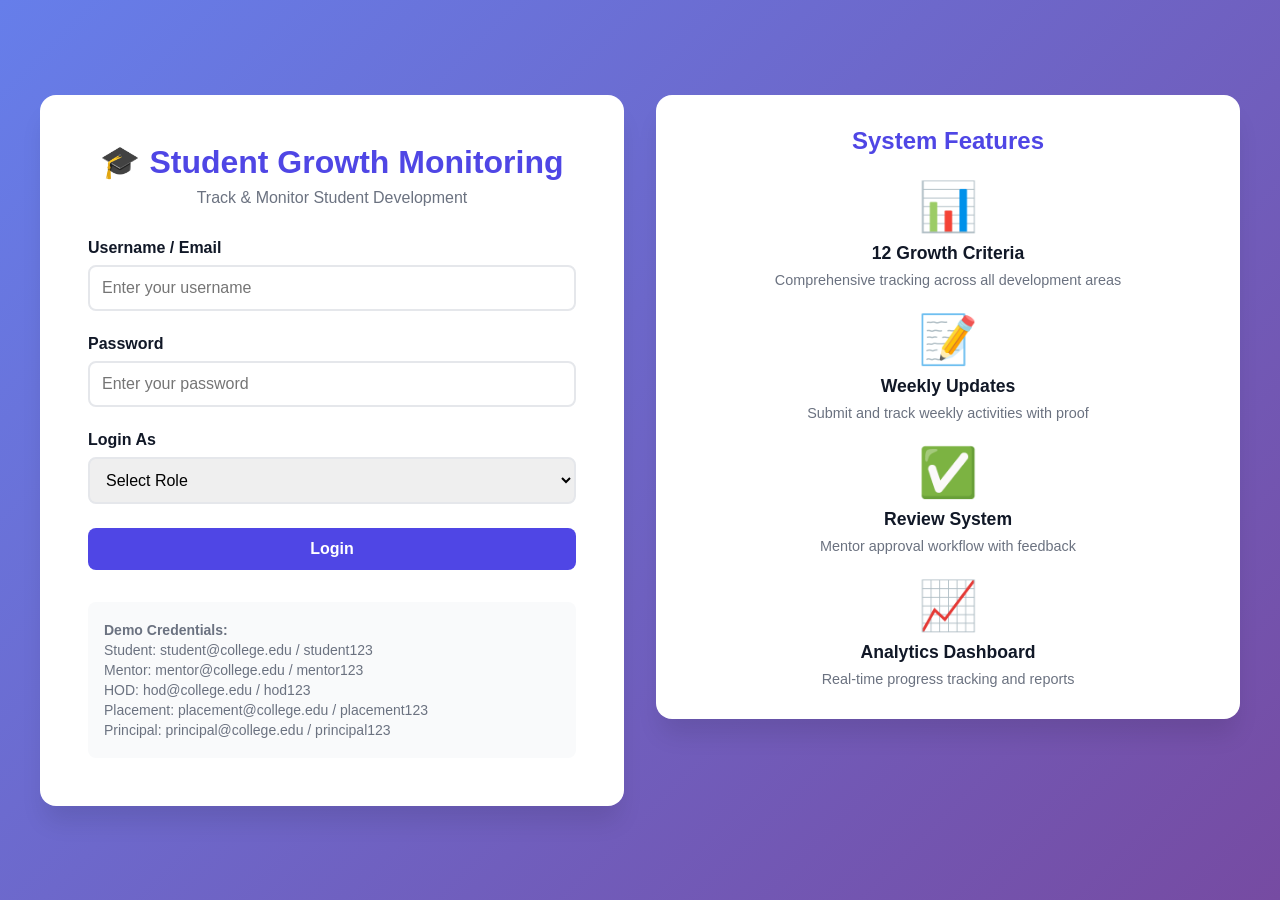
<file: index.html>
<!DOCTYPE html>
<html lang="en">
<head>
    <meta charset="UTF-8">
    <meta name="viewport" content="width=device-width, initial-scale=1.0">
    <title>College Student Growth Monitoring System - Login</title>
    <link rel="stylesheet" href="assets/css/style.css">
</head>
<body class="login-page">
    <div class="login-container">
        <div class="login-card">
            <div class="login-header">
                <h1>🎓 Student Growth Monitoring</h1>
                <p>Track & Monitor Student Development</p>
            </div>

            <form id="loginForm" class="login-form">
                <div class="form-group">
                    <label for="username">Username / Email</label>
                    <input type="text" id="username" placeholder="Enter your username" required>
                </div>

                <div class="form-group">
                    <label for="password">Password</label>
                    <input type="password" id="password" placeholder="Enter your password" required>
                </div>

                <div class="form-group">
                    <label for="role">Login As</label>
                    <select id="role" required>
                        <option value="">Select Role</option>
                        <option value="student">Student</option>
                        <option value="mentor">Mentor</option>
                        <option value="hod">Head of Department</option>
                        <option value="placement">Placement Head</option>
                        <option value="principal">Principal</option>
                    </select>
                </div>

                <button type="submit" class="btn btn-primary btn-block">Login</button>

                <div class="demo-credentials">
                    <p><strong>Demo Credentials:</strong></p>
                    <p>Student: student@college.edu / student123</p>
                    <p>Mentor: mentor@college.edu / mentor123</p>
                    <p>HOD: hod@college.edu / hod123</p>
                    <p>Placement: placement@college.edu / placement123</p>
                    <p>Principal: principal@college.edu / principal123</p>
                </div>
            </form>
        </div>

        <div class="features-section">
            <h2>System Features</h2>
            <div class="features-grid">
                <div class="feature-item">
                    <span class="feature-icon">📊</span>
                    <h3>12 Growth Criteria</h3>
                    <p>Comprehensive tracking across all development areas</p>
                </div>
                <div class="feature-item">
                    <span class="feature-icon">📝</span>
                    <h3>Weekly Updates</h3>
                    <p>Submit and track weekly activities with proof</p>
                </div>
                <div class="feature-item">
                    <span class="feature-icon">✅</span>
                    <h3>Review System</h3>
                    <p>Mentor approval workflow with feedback</p>
                </div>
                <div class="feature-item">
                    <span class="feature-icon">📈</span>
                    <h3>Analytics Dashboard</h3>
                    <p>Real-time progress tracking and reports</p>
                </div>
            </div>
        </div>
    </div>

    <script src="assets/js/mock-data.js"></script>
    <script src="assets/js/app.js"></script>
    <script>
        document.getElementById('loginForm').addEventListener('submit', function(e) {
            e.preventDefault();
            const role = document.getElementById('role').value;

            if (!role) {
                alert('Please select a role');
                return;
            }

            // Store role in sessionStorage
            sessionStorage.setItem('userRole', role);
            sessionStorage.setItem('userName', document.getElementById('username').value);

            // Redirect based on role
            const pages = {
                'student': 'pages/student-dashboard.html',
                'mentor': 'pages/mentor-dashboard.html',
                'hod': 'pages/hod-dashboard.html',
                'placement': 'pages/placement-dashboard.html',
                'principal': 'pages/principal-dashboard.html'
            };

            window.location.href = pages[role];
        });
    </script>
</body>
</html>
</file>
<file: assets/css/style.css>
/* Global Styles */
* {
    margin: 0;
    padding: 0;
    box-sizing: border-box;
}

:root {
    --primary-color: #4f46e5;
    --secondary-color: #7c3aed;
    --success-color: #10b981;
    --warning-color: #f59e0b;
    --danger-color: #ef4444;
    --info-color: #3b82f6;
    --dark-color: #1f2937;
    --light-color: #f9fafb;
    --border-color: #e5e7eb;
    --text-primary: #111827;
    --text-secondary: #6b7280;
}

body {
    font-family: 'Segoe UI', Tahoma, Geneva, Verdana, sans-serif;
    background: linear-gradient(135deg, #667eea 0%, #764ba2 100%);
    min-height: 100vh;
    color: var(--text-primary);
}

/* Login Page */
.login-page {
    display: flex;
    align-items: center;
    justify-content: center;
    padding: 2rem;
}

.login-container {
    max-width: 1200px;
    width: 100%;
    display: grid;
    grid-template-columns: 1fr 1fr;
    gap: 2rem;
    align-items: start;
}

.login-card {
    background: white;
    padding: 3rem;
    border-radius: 16px;
    box-shadow: 0 20px 25px -5px rgba(0, 0, 0, 0.1);
}

.login-header {
    text-align: center;
    margin-bottom: 2rem;
}

.login-header h1 {
    font-size: 2rem;
    color: var(--primary-color);
    margin-bottom: 0.5rem;
}

.login-header p {
    color: var(--text-secondary);
}

.form-group {
    margin-bottom: 1.5rem;
}

.form-group label {
    display: block;
    margin-bottom: 0.5rem;
    font-weight: 600;
    color: var(--text-primary);
}

.form-group input,
.form-group select,
.form-group textarea {
    width: 100%;
    padding: 0.75rem;
    border: 2px solid var(--border-color);
    border-radius: 8px;
    font-size: 1rem;
    transition: border-color 0.3s;
}

.form-group input:focus,
.form-group select:focus,
.form-group textarea:focus {
    outline: none;
    border-color: var(--primary-color);
}

.btn {
    padding: 0.75rem 1.5rem;
    border: none;
    border-radius: 8px;
    font-size: 1rem;
    font-weight: 600;
    cursor: pointer;
    transition: all 0.3s;
    text-decoration: none;
    display: inline-block;
}

.btn-primary {
    background: var(--primary-color);
    color: white;
}

.btn-primary:hover {
    background: #4338ca;
    transform: translateY(-2px);
    box-shadow: 0 10px 15px -3px rgba(79, 70, 229, 0.3);
}

.btn-success {
    background: var(--success-color);
    color: white;
}

.btn-danger {
    background: var(--danger-color);
    color: white;
}

.btn-warning {
    background: var(--warning-color);
    color: white;
}

.btn-secondary {
    background: var(--text-secondary);
    color: white;
}

.btn-block {
    width: 100%;
    display: block;
}

.btn-sm {
    padding: 0.5rem 1rem;
    font-size: 0.875rem;
}

.demo-credentials {
    margin-top: 2rem;
    padding: 1rem;
    background: var(--light-color);
    border-radius: 8px;
    font-size: 0.875rem;
}

.demo-credentials p {
    margin: 0.25rem 0;
    color: var(--text-secondary);
}

.features-section {
    background: white;
    padding: 2rem;
    border-radius: 16px;
    box-shadow: 0 20px 25px -5px rgba(0, 0, 0, 0.1);
}

.features-section h2 {
    color: var(--primary-color);
    margin-bottom: 1.5rem;
    text-align: center;
}

.features-grid {
    display: grid;
    gap: 1.5rem;
}

.feature-item {
    text-align: center;
}

.feature-icon {
    font-size: 3rem;
    display: block;
    margin-bottom: 0.5rem;
}

.feature-item h3 {
    color: var(--text-primary);
    margin-bottom: 0.5rem;
    font-size: 1.1rem;
}

.feature-item p {
    color: var(--text-secondary);
    font-size: 0.9rem;
}

/* Dashboard Layout */
.dashboard {
    display: flex;
    min-height: 100vh;
    background: var(--light-color);
}

/* Sidebar */
.sidebar {
    width: 260px;
    background: white;
    box-shadow: 2px 0 5px rgba(0, 0, 0, 0.05);
    padding: 1.5rem 0;
}

.sidebar-header {
    padding: 0 1.5rem;
    margin-bottom: 2rem;
}

.sidebar-header h2 {
    color: var(--primary-color);
    font-size: 1.3rem;
}

.sidebar-header p {
    color: var(--text-secondary);
    font-size: 0.875rem;
}

.sidebar-nav {
    list-style: none;
}

.sidebar-nav li a {
    display: flex;
    align-items: center;
    padding: 0.75rem 1.5rem;
    color: var(--text-secondary);
    text-decoration: none;
    transition: all 0.3s;
}

.sidebar-nav li a:hover,
.sidebar-nav li a.active {
    background: var(--light-color);
    color: var(--primary-color);
    border-left: 3px solid var(--primary-color);
}

.sidebar-nav li a span {
    margin-right: 0.75rem;
    font-size: 1.2rem;
}

/* Main Content */
.main-content {
    flex: 1;
    padding: 2rem;
    overflow-y: auto;
}

.top-bar {
    background: white;
    padding: 1rem 1.5rem;
    border-radius: 12px;
    margin-bottom: 2rem;
    display: flex;
    justify-content: space-between;
    align-items: center;
    box-shadow: 0 1px 3px rgba(0, 0, 0, 0.1);
}

.top-bar h1 {
    color: var(--text-primary);
    font-size: 1.75rem;
}

.user-info {
    display: flex;
    align-items: center;
    gap: 1rem;
}

.user-avatar {
    width: 40px;
    height: 40px;
    background: var(--primary-color);
    border-radius: 50%;
    display: flex;
    align-items: center;
    justify-content: center;
    color: white;
    font-weight: bold;
}

/* Stats Cards */
.stats-grid {
    display: grid;
    grid-template-columns: repeat(auto-fit, minmax(250px, 1fr));
    gap: 1.5rem;
    margin-bottom: 2rem;
}

.stat-card {
    background: white;
    padding: 1.5rem;
    border-radius: 12px;
    box-shadow: 0 1px 3px rgba(0, 0, 0, 0.1);
    display: flex;
    justify-content: space-between;
    align-items: center;
}

.stat-info h3 {
    color: var(--text-secondary);
    font-size: 0.875rem;
    font-weight: 500;
    margin-bottom: 0.5rem;
}

.stat-info .stat-value {
    font-size: 2rem;
    font-weight: bold;
    color: var(--text-primary);
}

.stat-icon {
    width: 60px;
    height: 60px;
    border-radius: 12px;
    display: flex;
    align-items: center;
    justify-content: center;
    font-size: 2rem;
}

.stat-icon.primary {
    background: rgba(79, 70, 229, 0.1);
}

.stat-icon.success {
    background: rgba(16, 185, 129, 0.1);
}

.stat-icon.warning {
    background: rgba(245, 158, 11, 0.1);
}

.stat-icon.info {
    background: rgba(59, 130, 246, 0.1);
}

/* Content Cards */
.content-card {
    background: white;
    padding: 1.5rem;
    border-radius: 12px;
    box-shadow: 0 1px 3px rgba(0, 0, 0, 0.1);
    margin-bottom: 2rem;
}

.content-card h2 {
    color: var(--text-primary);
    font-size: 1.25rem;
    margin-bottom: 1rem;
    display: flex;
    justify-content: space-between;
    align-items: center;
}

/* Table */
.table-container {
    overflow-x: auto;
}

table {
    width: 100%;
    border-collapse: collapse;
}

table thead {
    background: var(--light-color);
}

table th,
table td {
    padding: 1rem;
    text-align: left;
    border-bottom: 1px solid var(--border-color);
}

table th {
    font-weight: 600;
    color: var(--text-primary);
    font-size: 0.875rem;
    text-transform: uppercase;
}

table td {
    color: var(--text-secondary);
}

table tbody tr:hover {
    background: var(--light-color);
}

/* Badge */
.badge {
    display: inline-block;
    padding: 0.25rem 0.75rem;
    border-radius: 12px;
    font-size: 0.75rem;
    font-weight: 600;
    text-transform: uppercase;
}

.badge-success {
    background: rgba(16, 185, 129, 0.1);
    color: var(--success-color);
}

.badge-warning {
    background: rgba(245, 158, 11, 0.1);
    color: var(--warning-color);
}

.badge-danger {
    background: rgba(239, 68, 68, 0.1);
    color: var(--danger-color);
}

.badge-info {
    background: rgba(59, 130, 246, 0.1);
    color: var(--info-color);
}

/* Progress Bar */
.progress {
    height: 8px;
    background: var(--border-color);
    border-radius: 4px;
    overflow: hidden;
    margin: 0.5rem 0;
}

.progress-bar {
    height: 100%;
    background: var(--primary-color);
    transition: width 0.3s;
}

.progress-bar.success {
    background: var(--success-color);
}

.progress-bar.warning {
    background: var(--warning-color);
}

.progress-bar.danger {
    background: var(--danger-color);
}

/* Criteria Grid */
.criteria-grid {
    display: grid;
    grid-template-columns: repeat(auto-fill, minmax(300px, 1fr));
    gap: 1.5rem;
}

.criteria-card {
    background: white;
    padding: 1.5rem;
    border-radius: 12px;
    box-shadow: 0 1px 3px rgba(0, 0, 0, 0.1);
    border-left: 4px solid var(--primary-color);
}

.criteria-card h3 {
    color: var(--text-primary);
    margin-bottom: 0.75rem;
    font-size: 1rem;
}

.criteria-card .marks {
    display: flex;
    justify-content: space-between;
    align-items: center;
    margin-top: 1rem;
}

.criteria-card .current-marks {
    font-size: 1.5rem;
    font-weight: bold;
    color: var(--primary-color);
}

.criteria-card .max-marks {
    color: var(--text-secondary);
    font-size: 0.875rem;
}

/* Modal */
.modal {
    display: none;
    position: fixed;
    top: 0;
    left: 0;
    width: 100%;
    height: 100%;
    background: rgba(0, 0, 0, 0.5);
    z-index: 1000;
    align-items: center;
    justify-content: center;
}

.modal.active {
    display: flex;
}

.modal-content {
    background: white;
    padding: 2rem;
    border-radius: 12px;
    max-width: 600px;
    width: 90%;
    max-height: 90vh;
    overflow-y: auto;
}

.modal-header {
    display: flex;
    justify-content: space-between;
    align-items: center;
    margin-bottom: 1.5rem;
}

.modal-header h2 {
    color: var(--text-primary);
}

.modal-close {
    background: none;
    border: none;
    font-size: 1.5rem;
    cursor: pointer;
    color: var(--text-secondary);
}

/* Search Bar */
.search-bar {
    display: flex;
    gap: 1rem;
    margin-bottom: 1.5rem;
    flex-wrap: wrap;
}

.search-bar input,
.search-bar select {
    flex: 1;
    min-width: 200px;
    padding: 0.75rem;
    border: 2px solid var(--border-color);
    border-radius: 8px;
}

/* Alert */
.alert {
    padding: 1rem;
    border-radius: 8px;
    margin-bottom: 1rem;
}

.alert-success {
    background: rgba(16, 185, 129, 0.1);
    color: var(--success-color);
    border: 1px solid var(--success-color);
}

.alert-warning {
    background: rgba(245, 158, 11, 0.1);
    color: var(--warning-color);
    border: 1px solid var(--warning-color);
}

.alert-danger {
    background: rgba(239, 68, 68, 0.1);
    color: var(--danger-color);
    border: 1px solid var(--danger-color);
}

/* Responsive */
@media (max-width: 1024px) {
    .login-container {
        grid-template-columns: 1fr;
    }

    .dashboard {
        flex-direction: column;
    }

    .sidebar {
        width: 100%;
    }
}

@media (max-width: 768px) {
    .stats-grid {
        grid-template-columns: 1fr;
    }

    .criteria-grid {
        grid-template-columns: 1fr;
    }
}
</file>
